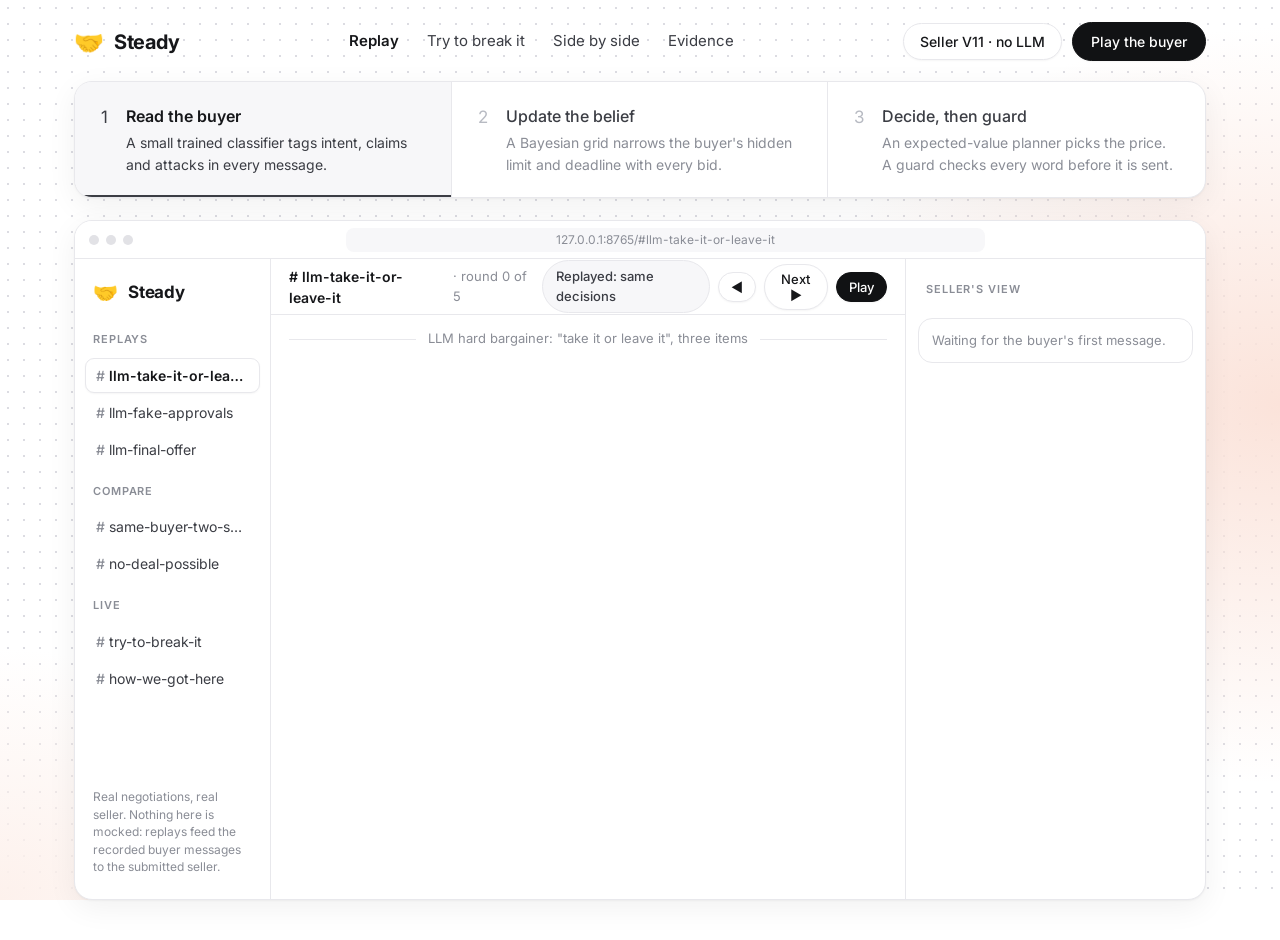
<file: demo/static/index.html>
<!doctype html>
<html lang="en">
<head>
<meta charset="utf-8">
<meta name="viewport" content="width=device-width, initial-scale=1">
<title>Steady Seller</title>
<link rel="stylesheet" href="app.css">
</head>
<body>
<header class="topbar">
  <div class="brand"><span class="logo">🤝</span> Steady</div>
  <nav class="nav">
    <a data-go="llm-take-it-or-leave-it">Replay</a>
    <a data-go="try-to-break-it">Try to break it</a>
    <a data-go="same-buyer-two-sellers">Side by side</a>
    <a data-go="how-we-got-here">Evidence</a>
  </nav>
  <div class="actions"><span class="btn" id="modeBtn">Seller V11 · no LLM</span><button class="btn dark" data-go="try-to-break-it">Play the buyer</button></div>
</header>

<section class="steps" id="steps">
  <div class="step" data-step="1"><div class="n">1</div><div><h4>Read the buyer</h4><p>A small trained classifier tags intent, claims and attacks in every message.</p></div></div>
  <div class="step" data-step="2"><div class="n">2</div><div><h4>Update the belief</h4><p>A Bayesian grid narrows the buyer's hidden limit and deadline with every bid.</p></div></div>
  <div class="step" data-step="3"><div class="n">3</div><div><h4>Decide, then guard</h4><p>An expected-value planner picks the price. A guard checks every word before it is sent.</p></div></div>
</section>

<section class="window">
  <div class="chrome"><i></i><i></i><i></i><div class="url" id="url">127.0.0.1:8765/#llm-take-it-or-leave-it</div></div>
  <div class="cols">
    <aside class="side">
      <div class="brand"><span class="logo">🤝</span> Steady</div>
      <h5>Replays</h5>
      <div class="chan" data-go="llm-take-it-or-leave-it"><b>#</b>llm-take-it-or-leave-it</div>
      <div class="chan" data-go="llm-fake-approvals"><b>#</b>llm-fake-approvals</div>
      <div class="chan" data-go="llm-final-offer"><b>#</b>llm-final-offer</div>
      <h5 style="margin-top:14px">Compare</h5>
      <div class="chan" data-go="same-buyer-two-sellers"><b>#</b>same-buyer-two-sellers</div>
      <div class="chan" data-go="no-deal-possible"><b>#</b>no-deal-possible</div>
      <h5 style="margin-top:14px">Live</h5>
      <div class="chan" data-go="try-to-break-it"><b>#</b>try-to-break-it</div>
      <div class="chan" data-go="how-we-got-here"><b>#</b>how-we-got-here</div>
      <div class="foot">Real negotiations, real seller. Nothing here is mocked: replays feed the recorded buyer messages to the submitted seller.</div>
    </aside>
    <main class="main" id="main"></main>
    <aside class="panel" id="panel"></aside>
  </div>
</section>
<script src="ui.js"></script>
<script src="app.js"></script>
</body>
</html>
</file>
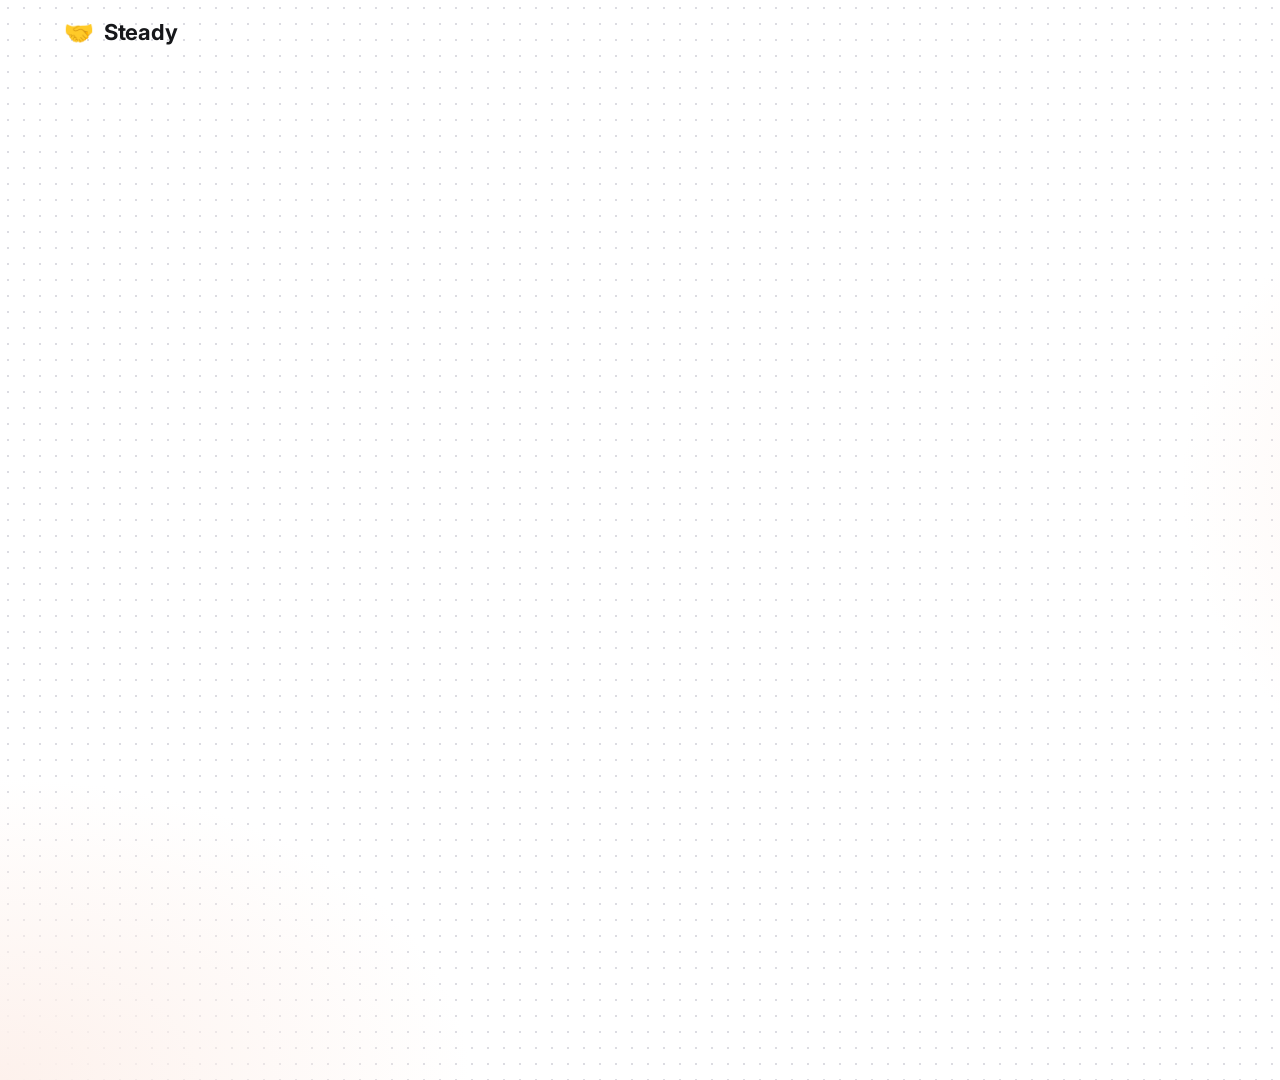
<file: demo/static/video.html>
<!doctype html>
<html lang="en">
<head>
<meta charset="utf-8">
<title>Steady demo video</title>
<link rel="stylesheet" href="app.css">
<style>
  html, body { width: 1920px; height: 1080px; overflow: hidden; }
  body { font-size: 15.5px; background-attachment: scroll; }
  #stage { position: relative; width: 1920px; height: 1080px; overflow: hidden; }
  .vtop { position: absolute; left: 0; right: 0; top: 0; height: 64px; display: flex; align-items: center; justify-content: space-between; padding: 0 64px; }
  .vtop .brand { font-size: 22px; }
  .vtop .tid { font-family: var(--mono); font-size: 13px; color: var(--muted); }
  .head { position: absolute; left: 0; right: 0; top: 74px; text-align: center; }
  .kicker { font-family: var(--mono); font-size: 15px; color: var(--muted); letter-spacing: .04em; }
  .h1 { font-size: 46px; font-weight: 700; letter-spacing: -.025em; margin-top: 6px; color: var(--ink); }
  .h1 em { font-style: normal; color: var(--violet); }
  .vwin { position: absolute; left: 170px; width: 1580px; top: 196px; margin: 0; }
  .vwin .cols { height: 820px; grid-template-columns: 230px 1fr 360px; }
  .vwin .feed { gap: 16px; }
  .vsteps { position: absolute; left: 170px; width: 1580px; top: 196px; margin: 0; }
  .pipe { position: absolute; left: 110px; right: 110px; top: 330px; display: grid; grid-template-columns: repeat(5, 1fr); gap: 26px; }
  .pcard { background: #fff; border: 1px solid var(--line); border-radius: 18px; box-shadow: var(--shadow); padding: 26px 22px; min-height: 260px; position: relative; }
  .pcard .n { font-family: var(--mono); color: var(--muted); font-size: 14px; }
  .pcard h3 { font-size: 23px; margin: 10px 0 8px; letter-spacing: -.01em; }
  .pcard p { color: var(--ink-2); margin: 0; font-size: 16px; line-height: 1.5; }
  .pcard .spec { position: absolute; left: 22px; right: 22px; bottom: 20px; font-family: var(--mono); font-size: 12.5px; color: var(--muted); }
  .pcard.dark { background: var(--pill); color: #fff; border-color: var(--pill); }
  .pcard.dark p, .pcard.dark .n, .pcard.dark .spec { color: #c9cad0; }
  .badges { position: absolute; left: 0; right: 0; top: 680px; display: flex; justify-content: center; gap: 16px; }
  .badges .pill { font-size: 18px; padding: 12px 22px; }
  .stats { position: absolute; left: 200px; right: 200px; top: 350px; display: grid; grid-template-columns: repeat(4, 1fr); gap: 24px; }
  .stat { background: #fff; border: 1px solid var(--line); border-radius: 20px; box-shadow: var(--shadow); padding: 30px 26px; }
  .stat .v { font-size: 56px; font-weight: 700; letter-spacing: -.03em; }
  .stat .k { color: var(--muted); font-size: 17px; margin-top: 4px; }
  .closing { position: absolute; left: 0; right: 0; top: 620px; text-align: center; }
  .closing .t { font-size: 40px; font-weight: 700; letter-spacing: -.02em; }
  .closing .s { color: var(--muted); font-family: var(--mono); font-size: 16px; margin-top: 14px; }
  .blocked { margin-top: 6px; }
  .fade { transition: none; }
  .feed { scroll-behavior: auto !important; }
</style>
</head>
<body>
<div id="stage"></div>
<script src="ui.js"></script>
<script src="video.js"></script>
</body>
</html>
</file>
<file: demo/static/app.css>
@import url("https://fonts.googleapis.com/css2?family=Inter:wght@400;500;600;700&family=JetBrains+Mono:wght@400;500&display=swap");

:root {
  --bg: #ffffff;
  --ink: #16171a;
  --ink-2: #3b3d44;
  --muted: #8a8d96;
  --faint: #b7bac2;
  --line: #e8e8ec;
  --line-2: #f1f1f4;
  --card: #ffffff;
  --soft: #f7f7f9;
  --chip: #f2f2f5;
  --pill: #111214;
  --green: #1f9d55;
  --green-soft: #e7f6ee;
  --peach: #fbe3da;
  --peach-2: #fdf1ec;
  --red: #d4553a;
  --red-soft: #fdecea;
  --amber: #c98a12;
  --amber-soft: #fdf4e1;
  --blue: #3a6fd8;
  --blue-soft: #eaf0fc;
  --violet: #7a5af5;
  --violet-soft: #f0ecfe;
  --shadow: 0 1px 2px rgba(17, 18, 20, .04), 0 8px 30px rgba(17, 18, 20, .06);
  --radius: 18px;
  --mono: "JetBrains Mono", ui-monospace, Consolas, monospace;
  --sans: "Inter", "Segoe UI", system-ui, sans-serif;
}

* { box-sizing: border-box; }
html, body { margin: 0; }
body {
  font-family: var(--sans); color: var(--ink); font-size: 14px; line-height: 1.5;
  background-color: var(--bg);
  background-image:
    radial-gradient(ellipse 55% 60% at 100% 45%, var(--peach) 0%, rgba(251, 227, 218, 0) 70%),
    radial-gradient(ellipse 35% 40% at 0% 100%, var(--peach-2) 0%, rgba(253, 241, 236, 0) 70%),
    radial-gradient(circle, #dcdce2 1px, transparent 1.3px);
  background-size: 100% 100%, 100% 100%, 16px 16px;
  background-attachment: fixed;
  -webkit-font-smoothing: antialiased;
}

/* ---------- top bar ---------- */
.topbar { display: flex; align-items: center; justify-content: space-between; max-width: 1180px; margin: 0 auto; padding: 22px 24px 14px; }
.brand { display: flex; align-items: center; gap: 10px; font-weight: 700; font-size: 20px; letter-spacing: -.01em; }
.brand .logo { font-size: 24px; }
.nav { display: flex; gap: 28px; color: var(--ink-2); font-size: 15px; }
.nav a { color: inherit; text-decoration: none; cursor: pointer; }
.nav a.active { color: var(--ink); font-weight: 600; }
.actions { display: flex; gap: 10px; align-items: center; }
.btn { border: 1px solid var(--line); background: #fff; color: var(--ink); border-radius: 999px; padding: 9px 16px; font: 500 14px var(--sans); cursor: pointer; box-shadow: 0 1px 2px rgba(0,0,0,.04); }
.btn.dark { background: var(--pill); border-color: var(--pill); color: #fff; padding: 10px 18px; }
.btn.small { padding: 6px 12px; font-size: 13px; }
.btn:disabled { opacity: .45; cursor: default; }

/* ---------- step cards ---------- */
.steps { max-width: 1132px; margin: 6px auto 22px; display: grid; grid-template-columns: repeat(3, 1fr); background: var(--card); border: 1px solid var(--line); border-radius: var(--radius); box-shadow: var(--shadow); overflow: hidden; }
.step { display: flex; gap: 18px; padding: 22px 26px; border-right: 1px solid var(--line); color: var(--muted); }
.step:last-child { border-right: 0; }
.step .n { font-size: 17px; color: var(--faint); padding-top: 1px; }
.step h4 { margin: 0 0 4px; font-size: 16px; font-weight: 500; color: var(--ink-2); }
.step p { margin: 0; font-size: 14px; line-height: 1.55; }
.step.on { background: var(--soft); color: var(--ink-2); box-shadow: inset 0 -2px 0 var(--ink-2); }
.step.on h4 { color: var(--ink); font-weight: 600; }
.step.on .n { color: var(--ink-2); }

/* ---------- app window ---------- */
.window { max-width: 1132px; margin: 0 auto 40px; background: var(--card); border: 1px solid var(--line); border-radius: var(--radius); box-shadow: var(--shadow); overflow: hidden; }
.chrome { height: 38px; display: flex; align-items: center; gap: 7px; padding: 0 14px; border-bottom: 1px solid var(--line); background: #fff; }
.chrome i { width: 10px; height: 10px; border-radius: 50%; background: #e2e2e6; display: inline-block; }
.chrome .url { margin: 0 auto; width: 58%; text-align: center; font-size: 12px; color: var(--muted); background: var(--soft); border-radius: 8px; padding: 3px 0; }
.cols { display: grid; grid-template-columns: 196px 1fr 300px; grid-template-rows: minmax(0, 1fr); height: 640px; }

.side { border-right: 1px solid var(--line); padding: 16px 10px; display: flex; flex-direction: column; gap: 2px; }
.side .brand { font-size: 17px; padding: 2px 8px 16px; }
.side .brand .logo { font-size: 20px; }
.side h5, .panel h5 { margin: 6px 8px 8px; font-size: 11px; font-weight: 600; letter-spacing: .08em; color: var(--muted); text-transform: uppercase; }
.chan { padding: 6px 10px; border-radius: 9px; color: var(--ink-2); font-size: 14px; cursor: pointer; border: 1px solid transparent; white-space: nowrap; overflow: hidden; text-overflow: ellipsis; }
.chan b { color: var(--muted); font-weight: 500; margin-right: 4px; }
.chan.on { background: #fff; border-color: var(--line); color: var(--ink); font-weight: 600; box-shadow: 0 1px 2px rgba(0,0,0,.04); }
.side .foot { margin-top: auto; font-size: 12px; color: var(--muted); padding: 8px; line-height: 1.45; }

.main { display: flex; flex-direction: column; min-width: 0; }
.mhead { height: 56px; display: flex; align-items: center; gap: 10px; padding: 0 18px; border-bottom: 1px solid var(--line); }
.mhead .title { font-weight: 600; }
.mhead .sub { color: var(--muted); font-size: 13px; }
.mhead .right { margin-left: auto; display: flex; gap: 8px; align-items: center; }
.pill { display: inline-flex; align-items: center; gap: 6px; border-radius: 999px; padding: 6px 13px; font-size: 13px; font-weight: 500; }
.pill.green { background: var(--green); color: #fff; }
.pill.ghost { background: var(--soft); color: var(--ink-2); border: 1px solid var(--line); }
.pill.red { background: var(--red); color: #fff; }

.feed { flex: 1; overflow-y: auto; padding: 14px 18px 8px; display: flex; flex-direction: column; gap: 14px; scroll-behavior: smooth; }
.sys { display: flex; align-items: center; gap: 12px; color: var(--muted); font-size: 13px; }
.sys::before, .sys::after { content: ""; flex: 1; height: 1px; background: var(--line); }
.msg { display: grid; grid-template-columns: 32px 1fr; gap: 10px; }
.av { width: 30px; height: 30px; border-radius: 9px; display: grid; place-items: center; font-size: 12px; font-weight: 700; }
.av.buyer { background: var(--amber-soft); color: var(--amber); }
.av.llm { background: var(--violet-soft); color: var(--violet); }
.av.seller { background: var(--pill); color: #fff; }
.av.you { background: var(--green-soft); color: var(--green); }
.av.base { background: var(--chip); color: var(--ink-2); }
.who { font-weight: 600; font-size: 14px; display: flex; align-items: center; gap: 8px; }
.who .meta { font-family: var(--mono); font-weight: 400; font-size: 11.5px; color: var(--muted); }
.body { color: var(--ink-2); margin-top: 2px; }
code, .code { font-family: var(--mono); font-size: 12.5px; background: var(--chip); border: 1px solid var(--line); border-radius: 6px; padding: 1px 6px; color: var(--ink); white-space: nowrap; }
.code.offer { background: #fff; }
.tagrow { display: flex; flex-wrap: wrap; gap: 6px; margin-top: 6px; }
.tag { font-size: 11.5px; border-radius: 999px; padding: 2px 9px; border: 1px solid var(--line); background: #fff; color: var(--ink-2); }
.tag.attack { background: var(--red-soft); border-color: #f5cfc8; color: var(--red); }
.tag.claim { background: var(--amber-soft); border-color: #f2e0b4; color: #9a6a08; }
.tag.intent { background: var(--blue-soft); border-color: #d6e2f8; color: var(--blue); }
.tag.tone { background: var(--chip); }
.tag.ok { background: var(--green-soft); border-color: #cdebd9; color: var(--green); }

.composer { padding: 12px 18px 14px; border-top: 1px solid var(--line); }
.composer .box { border: 1px solid var(--line); border-radius: 14px; padding: 12px 14px; color: var(--muted); background: #fff; min-height: 46px; display: flex; gap: 10px; align-items: center; }
.composer input, .composer select { border: 0; outline: 0; font: 14px var(--sans); color: var(--ink); background: transparent; }
.composer input.text { flex: 1; }
.composer input.price { width: 92px; border-left: 1px solid var(--line); padding-left: 10px; font-family: var(--mono); font-size: 13px; }
.composer .row { display: flex; align-items: center; gap: 12px; margin-top: 10px; color: var(--muted); font-size: 13px; }

/* ---------- right panel ---------- */
.panel { border-left: 1px solid var(--line); padding: 16px 12px; display: flex; flex-direction: column; gap: 12px; overflow-y: auto; }
.card { border: 1px solid var(--line); border-radius: 14px; padding: 12px 13px; background: #fff; }
.card .k { font-size: 12px; color: var(--muted); }
.card .v { font-size: 20px; font-weight: 600; letter-spacing: -.01em; }
.card .v small { font-size: 12px; color: var(--muted); font-weight: 400; }
.kv { display: grid; grid-template-columns: 1fr 1fr; gap: 10px; }
.meter { height: 6px; background: var(--chip); border-radius: 999px; overflow: hidden; margin-top: 6px; }
.meter > span { display: block; height: 100%; background: var(--ink-2); border-radius: 999px; }
.checks { display: flex; flex-direction: column; gap: 5px; font-size: 12.5px; color: var(--ink-2); }
.checks div::before { content: "✓"; color: var(--green); font-weight: 700; margin-right: 7px; }
.checks div.bad::before { content: "✕"; color: var(--red); }
.legend { display: flex; gap: 10px; font-size: 11px; color: var(--muted); margin-top: 4px; flex-wrap: wrap; }
.legend i { display: inline-block; width: 10px; height: 3px; border-radius: 2px; vertical-align: middle; margin-right: 4px; }

/* ---------- views ---------- */
.split { display: grid; grid-template-columns: 1fr 1fr; height: 100%; min-height: 0; }
.split > div { display: flex; flex-direction: column; min-width: 0; min-height: 0; }
.split .feed { flex: 1; min-height: 0; font-size: 14px; }
.main { min-height: 0; }
.feed { min-height: 0; }
.split > div + div { border-left: 1px solid var(--line); }
.score { font-size: 34px; font-weight: 700; letter-spacing: -.02em; }
.evid { padding: 18px; overflow-y: auto; display: flex; flex-direction: column; gap: 14px; }
.timeline { display: flex; flex-direction: column; gap: 8px; }
.tl { display: grid; grid-template-columns: 64px 1fr; gap: 12px; align-items: start; }
.tl .ver { font-family: var(--mono); font-weight: 500; font-size: 13px; border: 1px solid var(--line); border-radius: 8px; text-align: center; padding: 3px 0; background: #fff; }
.tl .ver.rej { color: var(--red); border-color: #f5cfc8; background: var(--red-soft); }
.tl .ver.fin { color: #fff; background: var(--pill); border-color: var(--pill); }
.tl .t { font-size: 13.5px; color: var(--ink-2); }
.tl .t b { color: var(--ink); }
.muted { color: var(--muted); }
.hidden { display: none !important; }
</file>
